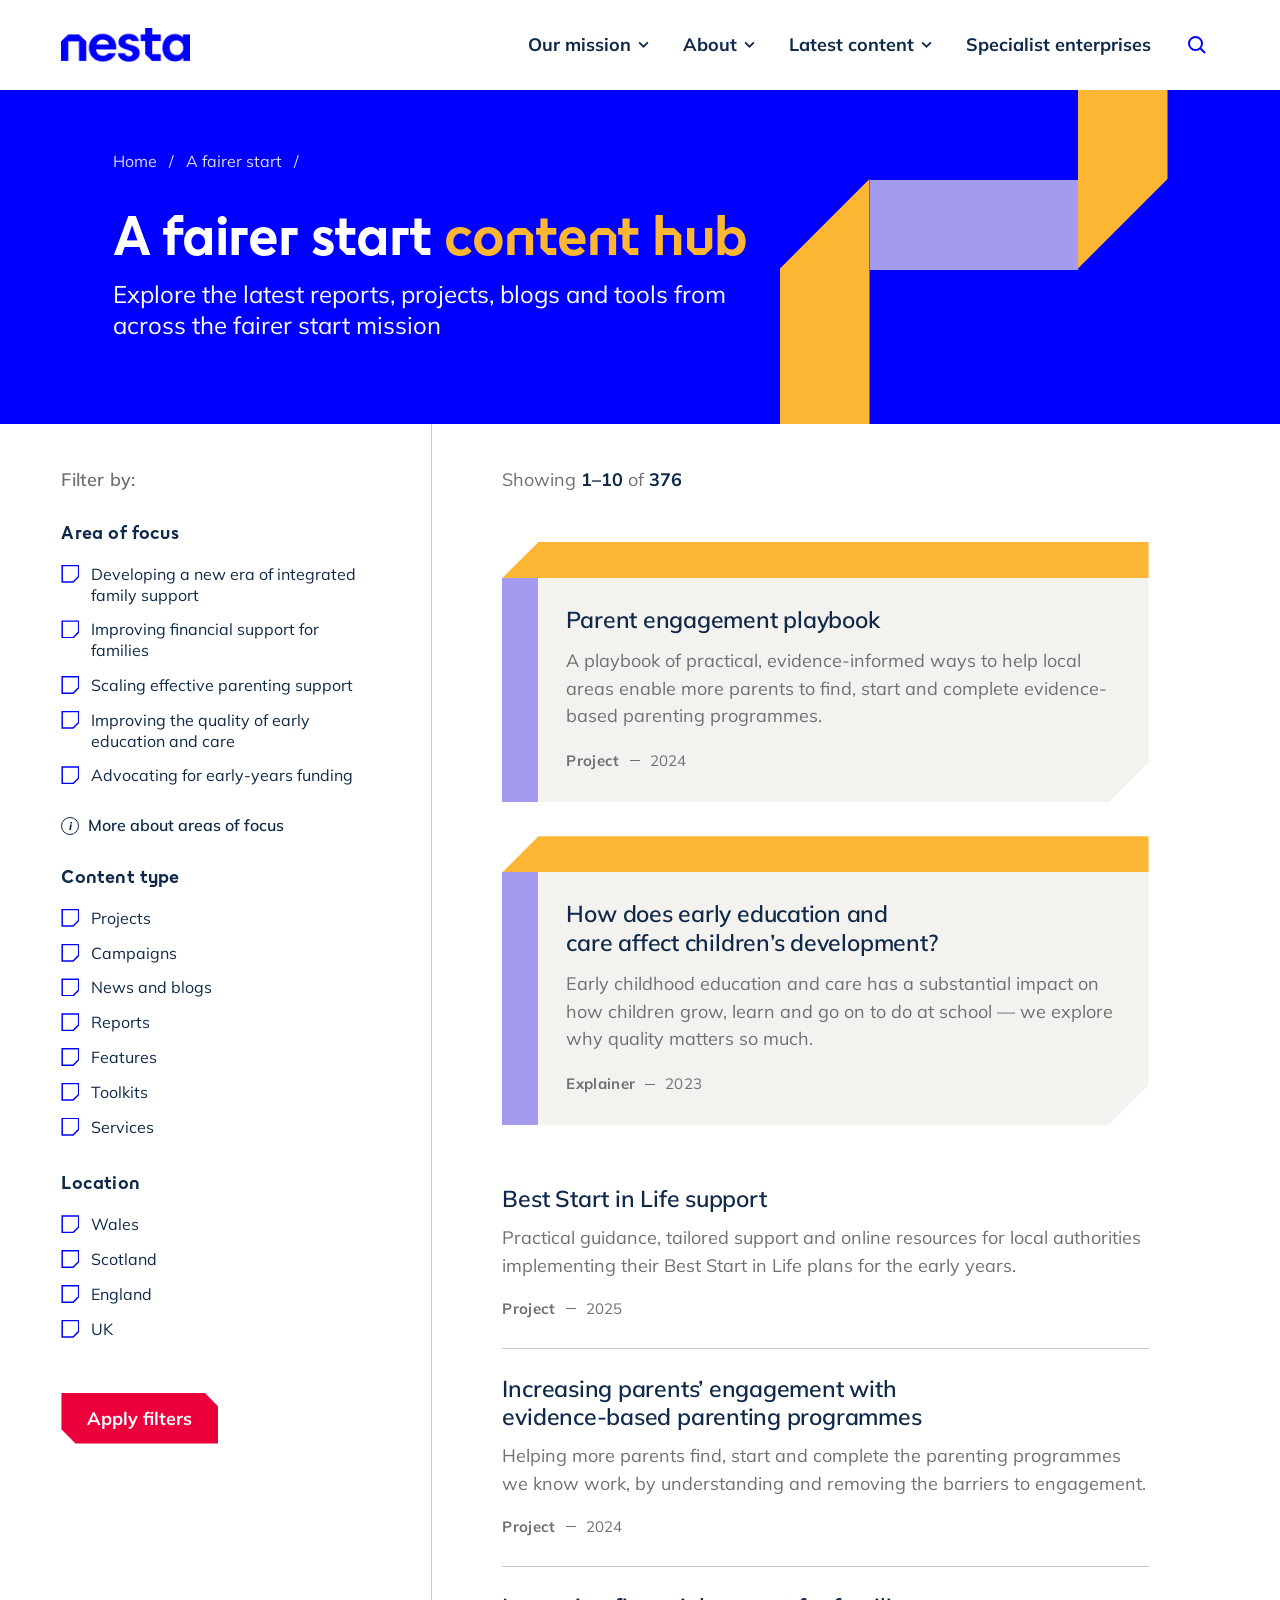
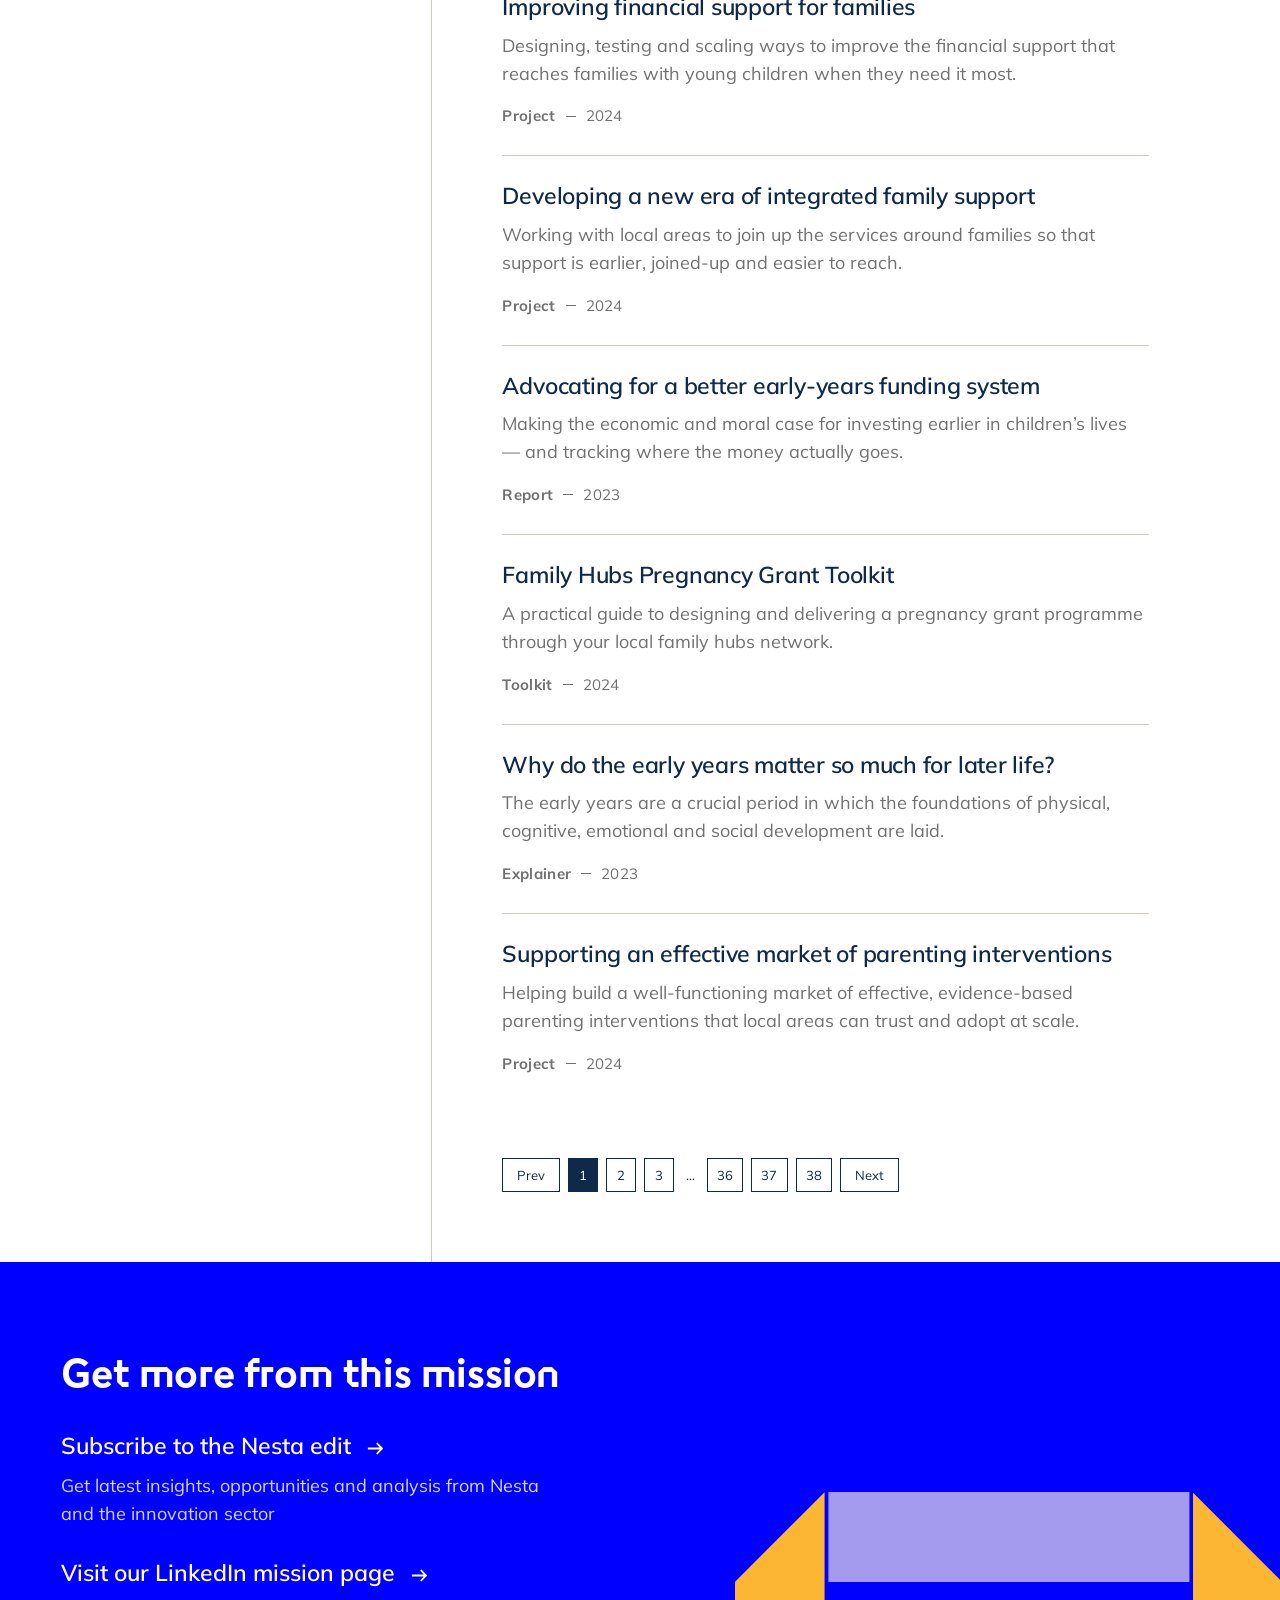
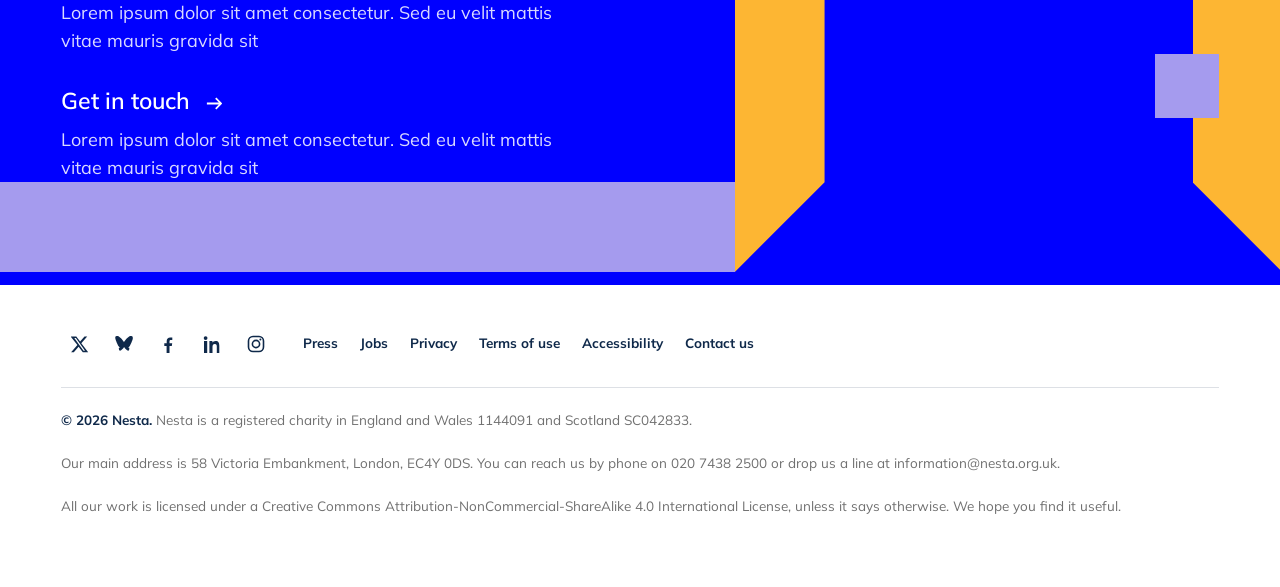
<file: content-hub.html>
<!DOCTYPE html>
<html lang="en-GB">
<head>
<meta charset="UTF-8">
<meta name="viewport" content="width=device-width, initial-scale=1">
<title>A fairer start content hub — Nesta</title>
<link rel="preconnect" href="https://fonts.googleapis.com">
<link rel="preconnect" href="https://fonts.gstatic.com" crossorigin>
<link href="https://fonts.googleapis.com/css2?family=Hanken+Grotesk:wght@400;500;700;800&family=Mulish:wght@400;500;600;700;800&family=Schibsted+Grotesk:wght@400;700;800&family=Space+Grotesk:wght@400;500;700&display=swap" rel="stylesheet">
<link rel="stylesheet" href="nesta.css">
<link rel="stylesheet" href="listing.css">
</head>
<body data-cards="plain" data-motion="on">

<!-- ============ HEADER ============ -->
<header class="site-head">
  <div class="shell site-head__row">
    <a class="brand" href="index.html" aria-label="Nesta home">
      <img src="nesta-logo.png" alt="Nesta" width="140" height="37">
    </a>

    <nav class="nav" id="nav">
      <div class="nav__item" data-menu>
        <button class="nav__link" aria-haspopup="true" aria-expanded="false">Our mission
          <svg class="caret" viewBox="0 0 12 8"><path d="M1 1.5 6 6.5 11 1.5" fill="none" stroke="currentColor" stroke-width="2"/></svg>
        </button>
        <div class="nav__panel" role="menu">
          <a href="index.html" role="menuitem">A fairer start<span>A fair chance for every child in the early years</span></a>
          <a href="#" role="menuitem">A healthy life<span>Helping people live healthier lives</span></a>
          <a href="#" role="menuitem">A sustainable future<span>Decarbonising household heating</span></a>
        </div>
      </div>
      <div class="nav__item" data-menu>
        <button class="nav__link" aria-haspopup="true" aria-expanded="false">About
          <svg class="caret" viewBox="0 0 12 8"><path d="M1 1.5 6 6.5 11 1.5" fill="none" stroke="currentColor" stroke-width="2"/></svg>
        </button>
        <div class="nav__panel" role="menu">
          <a href="#" role="menuitem">Who we are<span>Our story, board and people</span></a>
          <a href="#" role="menuitem">How we work<span>Innovation methods and practice</span></a>
          <a href="#" role="menuitem">Work with us<span>Jobs and partnerships</span></a>
        </div>
      </div>
      <div class="nav__item" data-menu>
        <button class="nav__link" aria-haspopup="true" aria-expanded="false">Latest content
          <svg class="caret" viewBox="0 0 12 8"><path d="M1 1.5 6 6.5 11 1.5" fill="none" stroke="currentColor" stroke-width="2"/></svg>
        </button>
        <div class="nav__panel" role="menu">
          <a href="#" role="menuitem">Reports<span>Evidence and analysis</span></a>
          <a href="#" role="menuitem">Blogs<span>Views from our teams</span></a>
          <a href="#" role="menuitem">Events<span>What's coming up</span></a>
        </div>
      </div>
      <div class="nav__item"><a class="nav__link" href="#">Specialist enterprises</a></div>
      <button class="nav__search" id="openSearch" aria-label="Search">
        <svg width="20" height="20" viewBox="0 0 20 20"><circle cx="8.5" cy="8.5" r="6.5" fill="none" stroke="currentColor" stroke-width="2"/><path d="m13.5 13.5 4.5 4.5" stroke="currentColor" stroke-width="2"/></svg>
      </button>
    </nav>
    <button class="nav__burger" id="burger" aria-label="Menu">
      <svg width="26" height="26" viewBox="0 0 26 26"><path d="M3 7h20M3 13h20M3 19h20" stroke="currentColor" stroke-width="2.2"/></svg>
    </button>
  </div>
</header>

<!-- search overlay -->
<div class="search-veil" id="searchVeil">
  <div class="search-box">
    <form onsubmit="return false">
      <svg width="30" height="30" viewBox="0 0 20 20" style="color:var(--blue)"><circle cx="8.5" cy="8.5" r="6.5" fill="none" stroke="currentColor" stroke-width="2"/><path d="m13.5 13.5 4.5 4.5" stroke="currentColor" stroke-width="2"/></svg>
      <input type="search" id="searchInput" placeholder="Search Nesta" autocomplete="off">
      <button type="button" class="close" id="closeSearch" aria-label="Close">
        <svg width="26" height="26" viewBox="0 0 26 26"><path d="M5 5l16 16M21 5 5 21" stroke="currentColor" stroke-width="2.2"/></svg>
      </button>
    </form>
    <p class="hint">Try <b>early years</b>, <b>parenting support</b> or <b>family hubs</b> — press <b>Esc</b> to close.</p>
  </div>
</div>

<!-- ============ HERO (content hub) ============ -->
<section class="hero hero--hub">
  <div class="shell hub-hero">
    <div class="hero__copy">
      <nav class="crumb"><a href="index.html">Home</a><span>/</span><a href="index.html">A fairer start</a><span>/</span></nav>
      <h1>A fairer start <span style="color: var(--amber)">content hub</span></h1>
      <p class="hero__lede hub-lede">Explore the latest reports, projects, blogs and tools from across the fairer start mission</p>
    </div>
    <div class="hub-art" aria-hidden="true">
      <span class="ra-legR"></span>
      <span class="ra-bar"></span>
      <span class="ra-legL"></span>
    </div>
  </div>
</section>

<!-- ============ LISTING ============ -->
<section class="section listing-wrap" style="padding-block:0">
  <div class="shell listing">

    <!-- filter sidebar -->
    <aside class="filters">
      <p class="filters__head" style="font-weight: 600">Filter by:</p>

      <div class="fgroup">
        <h3>Area of focus</h3>
        <label class="fopt"><input type="checkbox" value="integrated-family-support"> Developing a new era of integrated family support</label>
        <label class="fopt"><input type="checkbox" value="financial-support"> Improving financial support for families</label>
        <label class="fopt"><input type="checkbox" value="parenting-support"> Scaling effective parenting support</label>
        <label class="fopt"><input type="checkbox" value="early-education"> Improving the quality of early education and care</label>
        <label class="fopt"><input type="checkbox" value="early-years-funding"> Advocating for early-years funding</label>
        <a class="fmore" href="#" style="margin: 20px 0px 0px"><span class="i">i</span>More about areas of focus</a>
      </div>

      <div class="fgroup">
        <h3>Content type</h3>
        <label class="fopt"><input type="checkbox"> Projects</label>
        <label class="fopt"><input type="checkbox"> Campaigns</label>
        <label class="fopt"><input type="checkbox"> News and blogs</label>
        <label class="fopt"><input type="checkbox"> Reports</label>
        <label class="fopt"><input type="checkbox"> Features</label>
        <label class="fopt"><input type="checkbox"> Toolkits</label>
        <label class="fopt"><input type="checkbox"> Services</label>
      </div>

      <div class="fgroup">
        <h3>Location</h3>
        <label class="fopt"><input type="checkbox"> Wales</label>
        <label class="fopt"><input type="checkbox"> Scotland</label>
        <label class="fopt"><input type="checkbox"> England</label>
        <label class="fopt"><input type="checkbox"> UK</label>
      </div>

      <button class="btn-apply" id="applyFilters" type="button">Apply filters</button>
    </aside>

    <!-- results -->
    <div class="results">
      <p class="results__count">Showing <b>1–10</b> of <b>376</b></p>

      <!-- featured -->
      <div class="feat-list">
        <a class="feat reveal" href="https://engaging-parents.nesta.org.uk" target="_blank" rel="noopener">
          <span class="feat__top"></span>
          <span class="feat__rail"></span>
          <div class="feat__body">
            <h3>Parent engagement playbook</h3>
            <p>A playbook of practical, evidence-informed ways to help local areas enable more parents to find, start and complete evidence-based parenting programmes.</p>
            <span class="meta"><b>Project</b><i></i>2024</span>
          </div>
        </a>
        <a class="feat reveal" href="https://www.nesta.org.uk/toolkit/how-does-early-education-and-care-affect-childrens-development/" target="_blank" rel="noopener">
          <span class="feat__top"></span>
          <span class="feat__rail"></span>
          <div class="feat__body">
            <h3>How does early education and care affect children’s development?</h3>
            <p>Early childhood education and care has a substantial impact on how children grow, learn and go on to do at school — we explore why quality matters so much.</p>
            <span class="meta"><b>Explainer</b><i></i>2023</span>
          </div>
        </a>
      </div>

      <!-- list -->
      <div class="row-list">
        <a class="rowi reveal" href="https://www.nesta.org.uk/fairer-start/" target="_blank" rel="noopener"><h3>Best Start in Life support</h3><p>Practical guidance, tailored support and online resources for local authorities implementing their Best Start in Life plans for the early years.</p><span class="meta"><b>Project</b><i></i>2025</span></a>
        <a class="rowi reveal" href="https://engaging-parents.nesta.org.uk" target="_blank" rel="noopener"><h3>Increasing parents’ engagement with evidence-based parenting programmes</h3><p>Helping more parents find, start and complete the parenting programmes we know work, by understanding and removing the barriers to engagement.</p><span class="meta"><b>Project</b><i></i>2024</span></a>
        <a class="rowi reveal" href="https://www.nesta.org.uk/fairer-start/" target="_blank" rel="noopener"><h3>Improving financial support for families</h3><p>Designing, testing and scaling ways to improve the financial support that reaches families with young children when they need it most.</p><span class="meta"><b>Project</b><i></i>2024</span></a>
        <a class="rowi reveal" href="https://www.nesta.org.uk/fairer-start/" target="_blank" rel="noopener"><h3>Developing a new era of integrated family support</h3><p>Working with local areas to join up the services around families so that support is earlier, joined-up and easier to reach.</p><span class="meta"><b>Project</b><i></i>2024</span></a>
        <a class="rowi reveal" href="https://www.nesta.org.uk/fairer-start/" target="_blank" rel="noopener"><h3>Advocating for a better early-years funding system</h3><p>Making the economic and moral case for investing earlier in children’s lives — and tracking where the money actually goes.</p><span class="meta"><b>Report</b><i></i>2023</span></a>
        <a class="rowi reveal" href="https://www.nesta.org.uk/fairer-start/" target="_blank" rel="noopener"><h3>Family Hubs Pregnancy Grant Toolkit</h3><p>A practical guide to designing and delivering a pregnancy grant programme through your local family hubs network.</p><span class="meta"><b>Toolkit</b><i></i>2024</span></a>
        <a class="rowi reveal" href="https://www.nesta.org.uk/fairer-start/" target="_blank" rel="noopener"><h3>Why do the early years matter so much for later life?</h3><p>The early years are a crucial period in which the foundations of physical, cognitive, emotional and social development are laid.</p><span class="meta"><b>Explainer</b><i></i>2023</span></a>
        <a class="rowi reveal" href="https://www.nesta.org.uk/fairer-start/" target="_blank" rel="noopener"><h3>Supporting an effective market of parenting interventions</h3><p>Helping build a well-functioning market of effective, evidence-based parenting interventions that local areas can trust and adopt at scale.</p><span class="meta"><b>Project</b><i></i>2024</span></a>
      </div>

      <!-- pagination -->
      <nav class="pager" aria-label="Pagination">
        <a class="pager__edge" href="#" data-prev>Prev</a>
        <a href="#" class="is-active" data-page>1</a>
        <a href="#" data-page>2</a>
        <a href="#" data-page>3</a>
        <span class="ellipsis">…</span>
        <a href="#" data-page>36</a>
        <a href="#" data-page>37</a>
        <a href="#" data-page>38</a>
        <a class="pager__edge" href="#" data-next>Next</a>
      </nav>
    </div>
  </div>
</section>

<!-- ============ GET MORE ============ -->
<section class="getmore">
  <div class="shell getmore__grid">
    <div class="reveal">
      <h2>Get more from this mission</h2>
      <div class="getmore__links">
        <a class="gm-link" href="#">
          <b>Subscribe to the Nesta edit <svg class="arr" width="16" height="13" viewBox="0 0 18 14"><path d="M1 7h15M11 1l6 6-6 6" fill="none" stroke="currentColor" stroke-width="2"/></svg></b>
          <p>Get latest insights, opportunities and analysis from Nesta and the innovation sector</p>
        </a>
        <a class="gm-link" href="#">
          <b>Visit our LinkedIn mission page <svg class="arr" width="16" height="13" viewBox="0 0 18 14"><path d="M1 7h15M11 1l6 6-6 6" fill="none" stroke="currentColor" stroke-width="2"/></svg></b>
          <p>Lorem ipsum dolor sit amet consectetur. Sed eu velit mattis vitae mauris gravida sit</p>
        </a>
        <a class="gm-link" href="#">
          <b>Get in touch <svg class="arr" width="16" height="13" viewBox="0 0 18 14"><path d="M1 7h15M11 1l6 6-6 6" fill="none" stroke="currentColor" stroke-width="2"/></svg></b>
          <p>Lorem ipsum dolor sit amet consectetur. Sed eu velit mattis vitae mauris gravida sit</p>
        </a>
      </div>
    </div>
    <div class="portal" aria-hidden="true">
      <div class="portal__inner">
        <div class="portal__top"></div>
        <div class="leg leg--l"></div>
        <div class="leg leg--r"></div>
        <div class="portal__bot"></div>
      </div>
      <div class="portal__sq"></div>
    </div>
  </div>
</section>

<!-- ============ FOOTER ============ -->
<footer class="foot">
  <div class="shell">
    <div class="foot__top">
      <div class="foot__social">
        <a href="#" aria-label="X"><svg width="18" height="18" viewBox="0 0 18 18" fill="currentColor"><path d="M13.5 1.5h2.7l-5.9 6.7 6.9 9.1h-5.4l-4.2-5.5-4.8 5.5H0.1l6.3-7.2L-.3 1.5h5.6l3.8 5.1 4.4-5.1Zm-1 14.2h1.5L4.9 3.1H3.3l9.2 12.6Z"/></svg></a>
        <a href="#" aria-label="Bluesky"><svg width="18" height="18" viewBox="0 0 18 18" fill="currentColor"><path d="M9 7.3C7.9 5.2 5 1.6 2.6 1.1.4.6 0 2 .4 3.8c.4 1.8 2.3 6.4 3.2 7.5.4.5 1 .9 1.7 1-1 .2-2 .4-1.2 2.6.9 2.3 3.9-1 5-2.8 1.1 1.8 4.1 5.1 5 2.8.8-2.2-.2-2.4-1.2-2.6.7-.1 1.3-.5 1.7-1 .9-1.1 2.8-5.7 3.2-7.5C18 2 17.6.6 15.4 1.1 13 1.6 10.1 5.2 9 7.3Z"/></svg></a>
        <a href="#" aria-label="Facebook"><svg width="18" height="18" viewBox="0 0 18 18" fill="currentColor"><path d="M10.5 18v-7h2.3l.4-2.8h-2.7V6.4c0-.8.2-1.4 1.4-1.4h1.4V2.6c-.7-.1-1.4-.1-2.1-.1-2.1 0-3.5 1.3-3.5 3.6v2.1H5.3V11h2.3v7h2.9Z"/></svg></a>
        <a href="#" aria-label="LinkedIn"><svg width="18" height="18" viewBox="0 0 18 18" fill="currentColor"><path d="M4.2 6H1V18h3.2V6ZM2.6 1.2A1.9 1.9 0 1 0 2.6 5a1.9 1.9 0 0 0 0-3.8ZM17 18h-3.2v-5.9c0-1.4 0-3.2-2-3.2s-2.3 1.5-2.3 3.1V18H6.4V6h3v1.6h.1c.4-.8 1.5-1.7 3-1.7 3.2 0 3.8 2.1 3.8 4.9V18Z"/></svg></a>
        <a href="#" aria-label="Instagram"><svg width="18" height="18" viewBox="0 0 18 18" fill="none" stroke="currentColor" stroke-width="1.6"><rect x="1.5" y="1.5" width="15" height="15" rx="4.5"/><circle cx="9" cy="9" r="3.6"/><circle cx="13.4" cy="4.6" r="1" fill="currentColor" stroke="none"/></svg></a>
      </div>
      <nav class="foot__nav">
        <a href="#">Press</a><a href="#">Jobs</a><a href="#">Privacy</a><a href="#">Terms of use</a><a href="#">Accessibility</a><a href="#">Contact us</a>
      </nav>
    </div>
    <div class="foot__legal">
      <p><b>© 2026 Nesta.</b> Nesta is a registered charity in England and Wales 1144091 and Scotland SC042833.</p>
      <p>Our main address is 58 Victoria Embankment, London, EC4Y 0DS. You can reach us by phone on 020 7438 2500 or drop us a line at information@nesta.org.uk.</p>
      <p>All our work is licensed under a Creative Commons Attribution-NonCommercial-ShareAlike 4.0 International License, unless it says otherwise. We hope you find it useful.</p>
    </div>
  </div>
</footer>

<!-- ============ TWEAKS ============ -->
<div id="tweaks">
  <header id="twDrag"><b>Tweaks</b><button id="twClose" aria-label="Close">✕</button></header>
  <div class="body">
    <div class="tw-group">
      <label>Accent colour</label>
      <div class="tw-sw" data-tw="accent">
        <button data-v="#fdb633" data-deep="#e89a1c" style="background:#fdb633" class="on" aria-label="Amber"></button>
        <button data-v="#a59bee" data-deep="#8d80e8" style="background:#a59bee" aria-label="Lavender"></button>
        <button data-v="#0000ff" data-deep="#0000cc" style="background:#0000ff" aria-label="Blue"></button>
        <button data-v="#19b57a" data-deep="#0f8a5b" style="background:#19b57a" aria-label="Green"></button>
      </div>
    </div>
    <div class="tw-group">
      <label>Heading font</label>
      <div class="tw-seg" data-tw="font">
        <button data-v='"Zosia", "Hanken Grotesk", sans-serif' class="on">Brand</button>
        <button data-v='"Hanken Grotesk", sans-serif'>Hanken</button>
        <button data-v='"Space Grotesk", sans-serif'>Space</button>
      </div>
    </div>
    <div class="tw-group">
      <label>Card hover</label>
      <div class="tw-seg" data-tw="cards">
        <button data-v="plain" class="on">Plain</button>
        <button data-v="lift">Lift</button>
        <button data-v="outline">Outline</button>
      </div>
    </div>
    <div class="tw-group">
      <label>Motion</label>
      <div class="tw-seg" data-tw="motion">
        <button data-v="on" class="on">On</button>
        <button data-v="off">Off</button>
      </div>
    </div>
  </div>
</div>

<script src="image-slot.js"></script>
<script src="nesta.js"></script>
<script>
  // pagination active state
  document.querySelectorAll('.pager [data-page]').forEach(function (a) {
    a.addEventListener('click', function (e) {
      e.preventDefault();
      document.querySelectorAll('.pager [data-page]').forEach(function (x) { x.classList.remove('is-active'); });
      a.classList.add('is-active');
      window.scrollTo({ top: document.querySelector('.results').offsetTop - 90, behavior: 'smooth' });
    });
  });
  var apply = document.getElementById('applyFilters');
  function updateApplyLabel() {
    var n = document.querySelectorAll('.filters input:checked').length;
    apply.textContent = n ? 'Apply filters (' + n + ')' : 'Apply filters';
  }
  if (apply) apply.addEventListener('click', updateApplyLabel);

  // pre-apply Area-of-focus filter from ?focus= query param (set by homepage cards)
  (function () {
    var params = new URLSearchParams(window.location.search);
    var focus = params.get('focus');
    if (!focus) return;
    var box = document.querySelector('.filters input[value="' + focus.replace(/"/g, '') + '"]');
    if (!box) return;
    box.checked = true;
    updateApplyLabel();
    // surface the active filter near the count
    var name = box.parentElement.textContent.trim();
    var count = document.querySelector('.results__count');
    if (count) count.insertAdjacentHTML('beforeend',
      ' &middot; filtered by <b>' + name + '</b>');
    // bring the results into view
    requestAnimationFrame(function () {
      window.scrollTo({ top: (document.querySelector('.listing-wrap').offsetTop - 80), behavior: 'smooth' });
    });
  })();

</script>
</body>
</html>
</file>
<file: nesta.css>
/* ============================================================
   NESTA — "A fairer start" mission page
   Rebuilt to match the supplied Figma file (Wireframe 2)
   ------------------------------------------------------------
   Display headings (h1/h2) use the licensed Zosia Display
   font. Body copy uses Averta Std where installed, falling
   back to Mulish on the open web.
   ============================================================ */

@font-face {
  font-family: "Zosia";
  src: url("fonts/Zosia-Display.otf") format("opentype");
  font-weight: 100 900; font-style: normal; font-display: swap;
}
/* ---- Averta Std — add licensed files to enable ----
@font-face {
  font-family: "Averta Std";
  src: url("fonts/AvertaStd-Regular.woff2") format("woff2");
  font-weight: 400 500; font-display: swap;
}
@font-face {
  font-family: "Averta Std";
  src: url("fonts/AvertaStd-Bold.woff2") format("woff2");
  font-weight: 700 800; font-display: swap;
}
---- */

:root {
  /* Brand colour — exact values from the Figma file */
  --blue:        #0000ff;
  --blue-deep:   #0000cc;
  --lav:         #a59bee;
  --lav-deep:    #8d80e8;
  --amber:       #fdb633;
  --amber-deep:  #e89a1c;

  /* Neutrals */
  --navy:    #0f294a;   /* primary text */
  --grey:    #707070;   /* secondary / descriptions */
  --paper:   #ffffff;
  --mist:    #f4f2ef;   /* warm card grey */
  --line:    rgba(15,41,74,.14);

  /* Tweakable */
  --accent:      var(--amber);
  --accent-deep: var(--amber-deep);
  --font-display: "Zosia", "Hanken Grotesk", system-ui, sans-serif;         /* Nesta display */
  --font-body:    "Averta Std", "Averta", "Mulish", system-ui, sans-serif;  /* Nesta body */

  --shell: 1300px;
  --gut: clamp(20px, 4.8vw, 70px);
  --ease: cubic-bezier(.22,.61,.36,1);
}

/* ---- card-style variants ---- */
body[data-cards="lift"]   .focus-card { transition: transform .25s var(--ease); }
body[data-cards="lift"]   .focus-card:hover { transform: translateY(-6px); }
body[data-cards="outline"] .focus-card .focus-card__body { border: 2px solid var(--navy); border-top: 0; padding: 16px; }

/* ---- motion off ---- */
body[data-motion="off"] * { animation: none !important; transition: none !important; }
body[data-motion="off"] .reveal { opacity: 1 !important; transform: none !important; }

* { box-sizing: border-box; }
html { -webkit-font-smoothing: antialiased; text-rendering: optimizeLegibility; }

body {
  margin: 0;
  overflow-x: hidden;
  font-family: var(--font-body);
  color: var(--navy);
  background: var(--paper);
  font-size: 18px;
  line-height: 1.55;
  font-weight: 400;
}

img { display: block; max-width: 100%; }
a { color: inherit; }

h1,h2,h3 {
  font-family: var(--font-display);
  font-weight: 800;
  line-height: 1.05;
  letter-spacing: -.01em;
  margin: 0;
  text-wrap: balance;
}
p { margin: 0 0 1em; text-wrap: pretty; }

.shell { max-width: var(--shell); margin: 0 auto; padding-inline: var(--gut); }

.reveal { opacity: 0; transform: translateY(22px); transition: opacity .7s var(--ease), transform .7s var(--ease); }
.reveal.in { opacity: 1; transform: none; }

/* ============================================================
   HEADER / NAV
   ============================================================ */
.site-head { position: sticky; top: 0; z-index: 60; background: var(--paper); }
.site-head__row { display: flex; align-items: center; height: 90px; gap: 30px; }
.brand { display: inline-flex; align-items: center; text-decoration: none; flex: 0 0 auto; }
.brand svg { height: 32px; width: auto; display: block; }
.brand img { height: 34px; width: auto; display: block; }

.nav { display: flex; align-items: center; gap: 2px; margin-left: auto; }
.nav__item { position: relative; }
.nav__link {
  display: inline-flex; align-items: center; gap: 7px;
  font-family: var(--font-body); font-weight: 700; font-size: 18px; letter-spacing: 0;
  text-decoration: none; color: var(--navy);
  padding: 10px 16px; background: none; border: 0; cursor: pointer;
}
.nav__link:hover { color: var(--blue); }
.nav__link .caret { width: 11px; height: 7px; transition: transform .25s var(--ease); }
.nav__item.open .caret { transform: rotate(180deg); }

.nav__panel {
  position: absolute; top: calc(100% + 8px); left: 8px;
  min-width: 290px; background: var(--paper);
  box-shadow: 0 24px 50px -22px rgba(15,41,74,.45); border-top: 4px solid var(--blue);
  padding: 8px; display: none; z-index: 70;
}
.nav__item.open .nav__panel { display: block; animation: pop .22s var(--ease); }
@keyframes pop { from { opacity: 0; transform: translateY(-6px); } to { opacity: 1; transform: none; } }
.nav__panel a { display: block; text-decoration: none; padding: 12px 14px; font-weight: 700; font-size: 16px; }
.nav__panel a span { display: block; font-weight: 400; font-size: 13.5px; color: var(--grey); margin-top: 3px; }
.nav__panel a:hover { background: var(--mist); color: var(--blue); }

.nav__search { width: 44px; height: 44px; display: grid; place-items: center; border: 0; background: none; cursor: pointer; color: var(--blue); margin-left: 6px; }
.nav__search:hover { color: var(--navy); }
.nav__burger { display: none; }

/* search overlay */
.search-veil { position: fixed; inset: 0; z-index: 100; background: rgba(0,0,80,.5); backdrop-filter: blur(4px); display: none; opacity: 0; transition: opacity .25s var(--ease); }
.search-veil.show { display: block; opacity: 1; }
.search-box { position: absolute; top: 0; left: 0; right: 0; background: var(--paper); padding: 28px var(--gut) 34px; transform: translateY(-14px); transition: transform .3s var(--ease); }
.search-veil.show .search-box { transform: none; }
.search-box form { max-width: var(--shell); margin: 0 auto; display: flex; align-items: center; gap: 16px; border-bottom: 3px solid var(--blue); padding-bottom: 14px; }
.search-box input { flex: 1; border: 0; outline: 0; font-family: var(--font-display); font-weight: 800; font-size: clamp(22px, 4vw, 38px); letter-spacing: -.01em; color: var(--navy); background: none; }
.search-box input::placeholder { color: var(--grey); }
.search-box .close { border: 0; background: none; cursor: pointer; color: var(--grey); padding: 8px; }
.search-box .hint { max-width: var(--shell); margin: 14px auto 0; color: var(--grey); font-size: 14px; }
.search-box .hint b { color: var(--navy); font-weight: 700; }

/* ============================================================
   HERO
   ============================================================ */
.hero { position: relative; background: var(--blue); color: #fff; overflow: visible; }
.hero__grid { position: relative; display: grid; grid-template-columns: 1fr 540px; gap: 40px; align-items: center; min-height: 350px; }
.hero__copy { padding: 36px 0; align-self: center; position: relative; z-index: 2; }
.crumb { font-size: 16px; color: rgba(255,255,255,.85); margin-bottom: 34px; display: flex; gap: 12px; }
.crumb a { text-decoration: none; } .crumb a:hover { text-decoration: underline; color: var(--amber); }
.hero h1 { font-size: clamp(40px, 5.6vw, 58px); letter-spacing: -.02em; margin-bottom: 18px; }
.hero__lede { font-size: clamp(19px, 2vw, 24px); line-height: 1.3; max-width: calc(100% - 38px); color: #fff; }

/* ---- folded ribbon portal (hero + CTA) ---- */
.portal { position: relative; align-self: stretch; }
.portal__inner { position: absolute; inset: 0; display: grid; grid-template-columns: 64px 1fr 64px; grid-template-rows: 64px 1fr 64px; }
.portal__top { position: absolute; left: 50%; bottom: 200px; transform: translateX(-50%); width: 368px; max-width: 86%; height: 90px; background: var(--lav); }
.portal__bot { position: absolute; right: calc(50% + 274px); top: 100%; width: 100vw; height: 90px; background: var(--lav); }
.portal__botr { position: absolute; left: calc(50% + 274px); top: 100%; width: 100vw; height: 90px; background: var(--lav); }
.portal__sq  { position: absolute; right: 0; bottom: 64px; width: 64px; height: 64px; background: var(--lav); }
.leg { grid-row: 1 / 4; position: relative;
  background: var(--amber); }
.leg--l { position: absolute; bottom: -90px; height: 380px; width: 90px; right: calc(50% + 184px); clip-path: polygon(0 90px, 100% 0, 100% calc(100% - 90px), 0 100%); }
.leg--r { position: absolute; bottom: -90px; height: 380px; width: 90px; left: calc(50% + 184px); clip-path: polygon(0 0, 100% 90px, 100% 100%, 0 calc(100% - 90px)); }
.portal__img { position: absolute; bottom: 0; left: 50%; transform: translateX(-50%); width: 368px; max-width: 86%; height: 200px; z-index: 1; }

/* ============================================================
   GENERIC SECTION
   ============================================================ */
.section { padding-block: clamp(54px, 7vw, 80px); }
.section__title { font-size: clamp(30px, 4vw, 44px); margin-bottom: 14px; color: var(--navy); letter-spacing: -.015em; }
.hero h1, .getmore h2 { color: #fff; }
.section__sub { font-size: clamp(16px, 1.5vw, 18px); color: var(--navy); max-width: 70ch; }

/* intro: challenge/goal + team */
.intro { display: grid; grid-template-columns: 1fr 300px; gap: clamp(40px, 7vw, 100px); align-items: start; }
.lede-block h2 { font-family: var(--font-display); font-weight: 800; font-size: clamp(22px, 2.4vw, 28px); margin: 0 0 16px; color: var(--navy); }
.lede-block h2:not(:first-child) { margin-top: 40px; }
.lede-block p { font-size: 18px; color: var(--navy); max-width: 60ch; }

.team h3 { font-family: var(--font-body); font-weight: 600; font-size: clamp(22px, 2.4vw, 28px); margin-bottom: 24px; color: var(--navy); }
.team__list { display: flex; flex-direction: column; gap: 0; }
.team__person { display: flex; align-items: center; gap: 16px; padding: 12px 0; }
.team__avatar { width: 50px; height: 50px; flex: 0 0 50px; object-fit: cover; background: var(--lav);
  clip-path: polygon(0 22%, 22% 0, 100% 0, 100% 78%, 78% 100%, 0 100%); }
.team__person b { display: block; font-weight: 800; font-size: 17px; color: var(--navy); }
.team__name { display: block; font-weight: 600; font-size: 17px; color: var(--navy); text-decoration: none; }
.team__name:hover { color: var(--blue); text-decoration: underline; text-underline-offset: 3px; }
.team__person span { font-size: 14px; color: var(--grey); }
.team__cta { display: flex; align-items: center; gap: 14px; padding: 14px 0; text-decoration: none; font-weight: 800; color: var(--navy); }
.team__cta:hover { color: var(--blue); }
.team__cta .chev { width: 30px; height: 30px; flex: 0 0 30px; display: grid; place-items: center; background: var(--blue); color: #fff; transition: transform .2s var(--ease); }
.team__cta:hover .chev { transform: translateX(3px); }
.team__cta--action:hover { text-decoration: underline; text-underline-offset: 3px; }
.team__action { text-decoration: none; }
.team__cta--action { gap: 16px; }
.team__action { width: 50px; height: 50px; flex: 0 0 50px; display: grid; place-items: center; }
.team__action svg { width: 40px; height: 40px; display: block; }
.team__action .ai-shape { transition: fill .2s var(--ease); }
.team__cta--action:hover .ai-shape { fill: var(--blue); }

/* ============================================================
   FOLDED-CORNER IMAGE FRAME (cards)
   orange top bar + orange right bar + white folded BR corner
   ============================================================ */
.frame { position: relative; display: block; overflow: hidden; }
.frame__img { display: block; width: 100%; }
.frame__top { position: absolute; top: 0; left: 0; width: 100%; height: 30px; background: var(--accent); z-index: 2; }
.frame__side { position: absolute; top: 14px; right: 0; width: 30px; bottom: 0; background: var(--accent); z-index: 2; }
.frame__fold { position: absolute; right: 0; bottom: 0; width: 30px; height: 30px; background: var(--paper); z-index: 3;
  clip-path: polygon(100% 0, 100% 100%, 0 100%); }

/* ============================================================
   AREAS OF FOCUS
   ============================================================ */
.focus-grid { display: grid; grid-template-columns: repeat(3, 1fr); gap: clamp(24px, 3vw, 42px); margin-top: 44px; }
.focus-card { display: flex; flex-direction: column; text-decoration: none; color: inherit; }
.focus-card .frame { margin-bottom: 22px; height: 263px; }
.focus-card .frame__img { height: 263px; aspect-ratio: auto; object-fit: cover; }
.focus-card__body { display: flex; flex-direction: column; gap: 10px; }
.focus-card h3 { font-family: var(--font-body); font-weight: 600; font-size: 22px; line-height: 1.18; color: var(--navy); transition: color .2s var(--ease); }
.focus-card:hover h3 { color: var(--blue); text-decoration: underline; text-underline-offset: 3px; }
.focus-card__desc { font-size: 16px; color: var(--grey); margin: 0; }
.focus-card__count { font-weight: 800; font-size: 15px; color: var(--navy); }

/* primary button — folded ribbon ends */
.btn-row { display: flex; justify-content: center; margin-top: 52px; }
.btn {
  display: inline-flex; align-items: center; gap: 12px; cursor: pointer;
  font-family: var(--font-body); font-weight: 700; font-size: 18px;
  text-decoration: none; padding: 14px 30px; border: 0; color: #fff; background: var(--blue);
  clip-path: polygon(0 0, calc(100% - 14px) 0, 100% 28%, 100% 100%, 14px 100%, 0 72%);
  transition: background .2s var(--ease);
}
.btn:hover { background: var(--navy); }
.btn .arr { transition: transform .2s var(--ease); }
.btn:hover .arr { transform: translateX(4px); }

/* ============================================================
   SPOKESPERSON QUOTE
   ============================================================ */
.quote-wrap { position: relative; padding-right: 60px; }
.quote { position: relative; }
.quote__top { height: 60px; background: var(--lav); margin-right: 0; }
.quote__body { background: var(--mist); display: grid; grid-template-columns: 200px 1fr; gap: clamp(28px, 4vw, 70px); padding: clamp(34px, 4vw, 56px); position: relative; }
.quote__body::before { content: ""; position: absolute; bottom: 0; left: 0; width: 46px; height: 46px; background: var(--paper); clip-path: polygon(0 0, 0 100%, 100% 100%); }
/* orange folded right rail */
.quote__rail { position: absolute; top: 0; right: -60px; width: 60px; bottom: 0; background: var(--accent); clip-path: polygon(0 0, 100% 60px, 100% 100%, 0 100%); }
.quote__person .frame { margin-bottom: 16px; }
.quote__person .frame__img { aspect-ratio: 1/1; object-fit: cover;
  clip-path: polygon(46px 0, 100% 0, 100% calc(100% - 46px), calc(100% - 46px) 100%, 0 100%, 0 46px); }
.quote__person .frame__top, .quote__person .frame__fold, .quote__person .frame__side { display: none; }
.quote__person b { display: block; font-weight: 800; font-size: 18px; color: var(--navy); }
.quote__person span { font-size: 14px; color: var(--grey); }
.quote blockquote { margin: 0; font-family: var(--font-body); font-weight: 500; font-size: clamp(18px, 1.9vw, 23px); line-height: 1.3; color: var(--navy); }
.quote__more { margin-top: 28px; font-size: 16px; color: var(--navy); }
.quote__more a { display: inline-block; margin-top: 4px; font-weight: 800; color: var(--navy); text-decoration: none; }
.quote__more a:hover { color: var(--blue); text-decoration: underline; text-underline-offset: 3px; }

/* ============================================================
   MISSION RESOURCES
   ============================================================ */
.res-grid { display: grid; grid-template-columns: 1fr 1fr; gap: clamp(28px, 3.5vw, 42px) clamp(36px, 5vw, 42px); margin-top: 40px; }
.res { display: grid; grid-template-columns: 110px 1fr; gap: 20px; text-decoration: none; color: inherit; align-items: start; }
.res__thumb { position: relative; width: 110px; height: 110px; flex: 0 0 110px; background: var(--lav); object-fit: cover;
  clip-path: polygon(20px 0, 100% 0, 100% calc(100% - 20px), calc(100% - 20px) 100%, 0 100%, 0 20px); }
.res__thumb-wrap { position: relative; width: 110px; height: 110px; flex: 0 0 110px; }
.res__thumb-wrap .fold-tl, .res__thumb-wrap .fold-br { display: none; }
.res__thumb--icon { display: grid; place-items: center; background: var(--lav); color: var(--blue); }
.res h3 { font-family: var(--font-body); font-weight: 600; font-size: 22px; line-height: 1.25; color: var(--navy); margin-bottom: 7px; transition: color .2s var(--ease); }
.res:hover h3 { color: var(--blue); text-decoration: underline; text-underline-offset: 3px; }
.res p { font-size: 16px; color: var(--grey); margin: 0; }

/* ============================================================
   GET MORE (blue band) + ribbon portal
   ============================================================ */
.getmore { position: relative; background: var(--blue); color: #fff; overflow: hidden; }
.getmore__grid { position: relative; display: grid; grid-template-columns: 1fr 420px; gap: 48px; align-items: center; padding-block: clamp(56px, 7vw, 90px) clamp(70px, 8vw, 110px); }
.getmore h2 { font-size: clamp(28px, 3.6vw, 40px); margin-bottom: 34px; }
.getmore__links { display: grid; gap: 28px; max-width: 600px; }
.gm-link { text-decoration: none; color: #fff; display: block; }
.gm-link b { display: inline; font-family: var(--font-body); font-size: 23px; font-weight: 600; text-underline-offset: 4px; }
.gm-link b .arr { transition: transform .2s var(--ease); margin-left: 10px; vertical-align: middle; }
.gm-link:hover b .arr { transform: translateX(5px); }
.gm-link:hover b { color: var(--amber); text-decoration: underline; }
.gm-link p { margin: 8px 0 0; color: rgba(255,255,255,.85); font-size: 18px; line-height: 1.55; max-width: 46ch; }
.getmore .portal { min-height: 420px; }

/* ============================================================
   FOOTER
   ============================================================ */
.foot { padding-block: 40px 56px; font-size: 13.5px; color: var(--grey); }
.foot__top { display: flex; align-items: center; gap: 22px; flex-wrap: wrap; padding-bottom: 24px; border-bottom: 1px solid var(--line); }
.foot__social { display: flex; gap: 6px; }
.foot__social a { width: 38px; height: 38px; display: grid; place-items: center; color: var(--navy); }
.foot__social a:hover { color: var(--blue); }
.foot__nav { display: flex; gap: 6px 22px; flex-wrap: wrap; margin-left: 6px; }
.foot__nav a { text-decoration: none; font-weight: 700; color: var(--navy); }
.foot__nav a:hover { color: var(--blue); }
.foot__legal { padding-top: 22px; display: grid; gap: 9px; max-width: 100%; }
.foot__legal b { color: var(--navy); font-weight: 700; }

/* ============================================================
   DESIGN-NOTE banner (removable)
   ============================================================ */
.design-note { background: var(--navy); color: #fff; font-size: 14.5px; }
.design-note .shell { padding-block: 16px; display: flex; gap: 18px; align-items: flex-start; }
.design-note b { color: var(--amber); }
.design-note p { margin: 0; color: rgba(255,255,255,.85); line-height: 1.5; max-width: 96ch; }
.design-note button { margin-left: auto; flex: 0 0 auto; background: rgba(255,255,255,.14); color: #fff; border: 0; padding: 7px 13px; font-weight: 700; cursor: pointer; font-family: inherit; }
.design-note button:hover { background: rgba(255,255,255,.26); }

/* ============================================================
   RESPONSIVE
   ============================================================ */
@media (max-width: 1080px) {
  .hero__grid { grid-template-columns: 1fr 420px; }
  .hero__lede { max-width: calc(100% - 96px); }
  .getmore__grid { grid-template-columns: 1fr 340px; }
}
@media (max-width: 920px) {
  .hero__grid { grid-template-columns: 1fr; }
  .portal { min-height: 320px; }
  .hero__copy { padding-bottom: 30px; }
  .intro { grid-template-columns: 1fr; }
  .focus-grid { grid-template-columns: repeat(2, 1fr); }
  .res-grid { grid-template-columns: 1fr; }
  .getmore__grid { grid-template-columns: 1fr; }
  .quote__body { grid-template-columns: 1fr; }
  .quote__person { display: flex; align-items: center; gap: 20px; }
  .quote__person .frame { margin-bottom: 0; width: 130px; flex: 0 0 130px; }
}
@media (max-width: 680px) {
  .nav { display: none; }
  .nav__burger { display: grid; place-items: center; margin-left: auto; width: 44px; height: 44px; border: 0; background: none; cursor: pointer; color: var(--navy); }
  .focus-grid { grid-template-columns: 1fr; gap: 36px; }
  .quote-wrap { padding-right: 30px; }
  .design-note .shell { flex-direction: column; }
  .design-note button { margin-left: 0; }
}

/* ============================================================
   TWEAKS PANEL (vanilla)
   ============================================================ */
#tweaks { position: fixed; right: 18px; bottom: 18px; z-index: 200; width: 268px; background: var(--paper); box-shadow: 0 26px 60px -22px rgba(0,0,80,.5); font-family: var(--font-body); display: none; border: 1px solid var(--line); }
#tweaks.show { display: block; }
#tweaks header { display: flex; align-items: center; justify-content: space-between; padding: 13px 16px; background: var(--navy); color: #fff; cursor: move; }
#tweaks header b { font-family: var(--font-display); font-weight: 800; font-size: 15px; }
#tweaks header button { background: none; border: 0; color: #fff; cursor: pointer; font-size: 16px; }
#tweaks .body { padding: 16px; display: grid; gap: 18px; max-height: 70vh; overflow: auto; }
.tw-group > label { display: block; font-size: 12px; font-weight: 800; letter-spacing: .06em; text-transform: uppercase; color: var(--grey); margin-bottom: 9px; }
.tw-seg { display: flex; gap: 6px; flex-wrap: wrap; }
.tw-seg button { flex: 1; min-width: 0; border: 1px solid var(--line); background: var(--paper); padding: 8px 6px; font-family: inherit; font-size: 12.5px; font-weight: 700; cursor: pointer; color: var(--grey); }
.tw-seg button.on { background: var(--navy); color: #fff; border-color: var(--navy); }
.tw-sw { display: flex; gap: 8px; }
.tw-sw button { width: 30px; height: 30px; border-radius: 50%; border: 2px solid transparent; cursor: pointer; }
.tw-sw button.on { border-color: var(--navy); box-shadow: 0 0 0 2px #fff inset; }
</file>
<file: listing.css>
/* ============================================================
   NESTA — "A fairer start content hub" (listing page)
   Layers on top of nesta.css — reuses its tokens & components.
   ============================================================ */

:root {
  --line-warm: #d2c9c0;   /* content-panel border (rgb 210,201,192) */
  --red:       #eb003b;   /* Apply-filters CTA (rgb 235,0,59) */
  --red-deep:  #c30031;
}

/* ============================================================
   HERO — content hub variant
   ============================================================ */
.hero--hub { min-height: 334px; display: flex; align-items: stretch; }
.hub-hero { display: grid; grid-template-columns: 1fr 400px; align-items: center; min-height: 334px; position: relative; }
.hub-hero .hero__copy { padding: 56px 0; }
.hub-hero .crumb a { text-decoration: none; }
.hub-hero .crumb a:hover { text-decoration: underline; color: var(--amber); }
.hub-hero h1 { font-size: clamp(38px, 5vw, 55px); line-height: 1; margin-bottom: 16px; }
.hub-lede { max-width: 655px; font-size: clamp(19px, 2vw, 24px); line-height: 1.3; }

/* ---- stepped folded ribbon (top-right decorative graphic) ---- */
.hub-art { position: relative; align-self: stretch; min-height: 334px; }
.hub-art > span { position: absolute; display: block; }
/* right orange leg (upper), folded bottom-left */
.ra-legR { right: 0; top: 0; width: 90px; height: 179px; background: var(--amber);
  clip-path: polygon(0 0, 100% 0, 100% calc(100% - 90px), 0 100%); }
/* purple bridge bar */
.ra-bar { right: 90px; top: 90px; width: 208px; height: 90px; background: var(--lav); }
/* left orange leg (lower), folded top-right */
.ra-legL { right: 298px; top: 89px; width: 90px; height: 245px; background: var(--amber);
  clip-path: polygon(0 90px, 100% 0, 100% 100%, 0 100%); }

/* ============================================================
   LISTING LAYOUT
   ============================================================ */
.listing { display: grid; grid-template-columns: 370px minmax(0, 1fr); align-items: start; }
.listing-wrap { padding-block: 0; }

/* ---- filter sidebar ---- */
.filters { padding: 42px 70px 42px 0; }
.filters__head { font-size: 18px; font-weight: 800; color: var(--grey); margin: 0 0 30px; letter-spacing: .01em; }
.fgroup { margin-bottom: 30px; }
.fgroup h3 { font-size: 18px; font-weight: 800; color: var(--navy); margin: 0 0 14px; letter-spacing: .01em; }
.fopt { display: flex; gap: 12px; align-items: flex-start; padding: 7px 0; font-size: 16px; line-height: 1.3; color: var(--navy); cursor: pointer; }
.fopt input { appearance: none; -webkit-appearance: none; flex: 0 0 18px; width: 18px; height: 18px; margin: 1px 0 0; border: 0; background: var(--blue); cursor: pointer; position: relative; border-radius: 0;
  clip-path: polygon(0 0, 100% 0, 100% calc(100% - 6px), calc(100% - 6px) 100%, 0 100%); }
.fopt input::before { content: ""; position: absolute; inset: 0; background: #fff;
  clip-path: polygon(8.33% 8.33%, 91.67% 8.33%, 91.67% 63.2%, 63.2% 91.67%, 8.33% 91.67%); }
.fopt input:checked::before { background: var(--navy); }
.fopt input:checked::after { content: ""; position: absolute; left: 4px; top: 1px; width: 5px; height: 10px; border: solid #fff; border-width: 0 2px 2px 0; transform: rotate(45deg); z-index: 1; }
.fopt:hover input { background: var(--blue); }
.fopt:hover input:checked::before { background: var(--blue); }
.fopt:hover { color: var(--blue); }
.fmore { display: inline-flex; align-items: center; gap: 9px; margin-top: 4px; font-size: 16px; font-weight: 600; color: var(--navy); text-decoration: none; }
.fmore .i { width: 18px; height: 18px; flex: 0 0 18px; display: grid; place-items: center; border: 1.5px solid currentColor; border-radius: 50%; font-size: 11px; font-weight: 800; font-style: italic; }
.fmore:hover { color: var(--blue); text-decoration: underline; text-underline-offset: 3px; }

/* Apply filters — red CTA with folded ends */
.btn-apply { display: inline-flex; align-items: center; cursor: pointer; margin-top: 16px;
  font-family: var(--font-body); font-weight: 700; font-size: 18px; color: #fff; background: var(--red);
  border: 0; padding: 14px 26px; text-decoration: none;
  clip-path: polygon(0 0, calc(100% - 14px) 0, 100% 28%, 100% 100%, 14px 100%, 0 72%);
  transition: background .2s var(--ease); }
.btn-apply:hover { background: var(--red-deep); }

/* ---- results panel ---- */
.results { border: 0; border-left: 1px solid var(--line-warm); padding: 42px 70px 70px; display: flex; flex-direction: column; }
.results__count { font-size: 18px; color: var(--grey); margin: 0 0 48px; }
.results__count b { color: var(--navy); font-weight: 700; }

/* meta line: Content type — Date */
.meta { display: inline-flex; align-items: center; gap: 10px; font-size: 15px; letter-spacing: .02em; color: var(--grey); }
.meta b { font-weight: 700; color: var(--grey); }
.meta i { width: 10px; height: 1px; background: var(--grey); display: inline-block; }

/* ---- featured cards ---- */
.feat-list { display: flex; flex-direction: column; gap: 34px; margin-bottom: 60px; }
.feat { position: relative; display: block; text-decoration: none; color: inherit; min-height: 222px; }
.feat__top { position: absolute; top: 0; left: 0; right: 0; height: 36px; background: var(--amber); z-index: 1;
  clip-path: polygon(36px 0, 100% 0, 100% 100%, 0 100%); }
.feat__rail { position: absolute; top: 36px; left: 0; bottom: 0; width: 36px; background: var(--lav); z-index: 1; transition: background .2s var(--ease); }
.feat:hover .feat__rail { background: var(--blue); }
.feat__body { margin: 36px 0 0 36px; background: var(--mist); padding: 28px;
  clip-path: polygon(0 0, 100% 0, 100% calc(100% - 40px), calc(100% - 40px) 100%, 0 100%); }
.feat__body h3 { font-family: var(--font-body); font-weight: 600; font-size: 23px; line-height: 1.25; color: var(--navy); margin: 0 0 12px; transition: color .2s var(--ease); }
.feat:hover .feat__body h3 { color: var(--blue); text-decoration: underline; text-underline-offset: 3px; }
.feat__body p { font-size: 18px; line-height: 1.55; color: var(--grey); margin: 0 0 16px; max-width: 64ch; }

/* ---- compact list rows ---- */
.row-list { display: flex; flex-direction: column; }
.rowi { display: block; text-decoration: none; color: inherit; padding: 26px 0; border-top: 1px solid var(--line-warm); }
.rowi:first-child { border-top: 0; padding-top: 0; }
.rowi h3 { font-family: var(--font-body); font-weight: 600; font-size: 23px; line-height: 1.25; color: var(--navy); margin: 0 0 10px; transition: color .2s var(--ease); }
.rowi:hover h3 { color: var(--blue); text-decoration: underline; text-underline-offset: 3px; }
.rowi p { font-size: 18px; line-height: 1.55; color: var(--grey); margin: 0 0 14px; max-width: 74ch; }

/* ---- pagination ---- */
.pager { display: flex; align-items: center; gap: 8px; margin-top: 56px; flex-wrap: wrap; }
.pager a { min-width: 30px; height: 34px; padding: 0 9px; display: grid; place-items: center; border: 1px solid var(--navy); background: #fff; font-family: var(--font-body); font-size: 13px; letter-spacing: .01em; color: var(--navy); text-decoration: none; transition: background .15s var(--ease), color .15s var(--ease); }
.pager a:hover { background: var(--mist); }
.pager a.is-active { background: var(--navy); color: #fff; }
.pager .ellipsis { padding: 0 4px; color: var(--navy); font-size: 13px; }
.pager a.pager__edge { padding: 0 14px; }

/* ============================================================
   RESPONSIVE
   ============================================================ */
@media (max-width: 1080px) {
  .hub-hero { grid-template-columns: 1fr 300px; }
}
@media (max-width: 920px) {
  .hub-hero { grid-template-columns: 1fr; }
  .hub-art { display: none; }
  .listing { grid-template-columns: 1fr; }
  .filters { padding: 0 0 40px; }
  .results { padding: 32px 24px 48px; }
}
@media (max-width: 560px) {
  .feat__body p { font-size: 16px; }
  .rowi h3, .feat__body h3 { font-size: 20px; }
}
</file>
